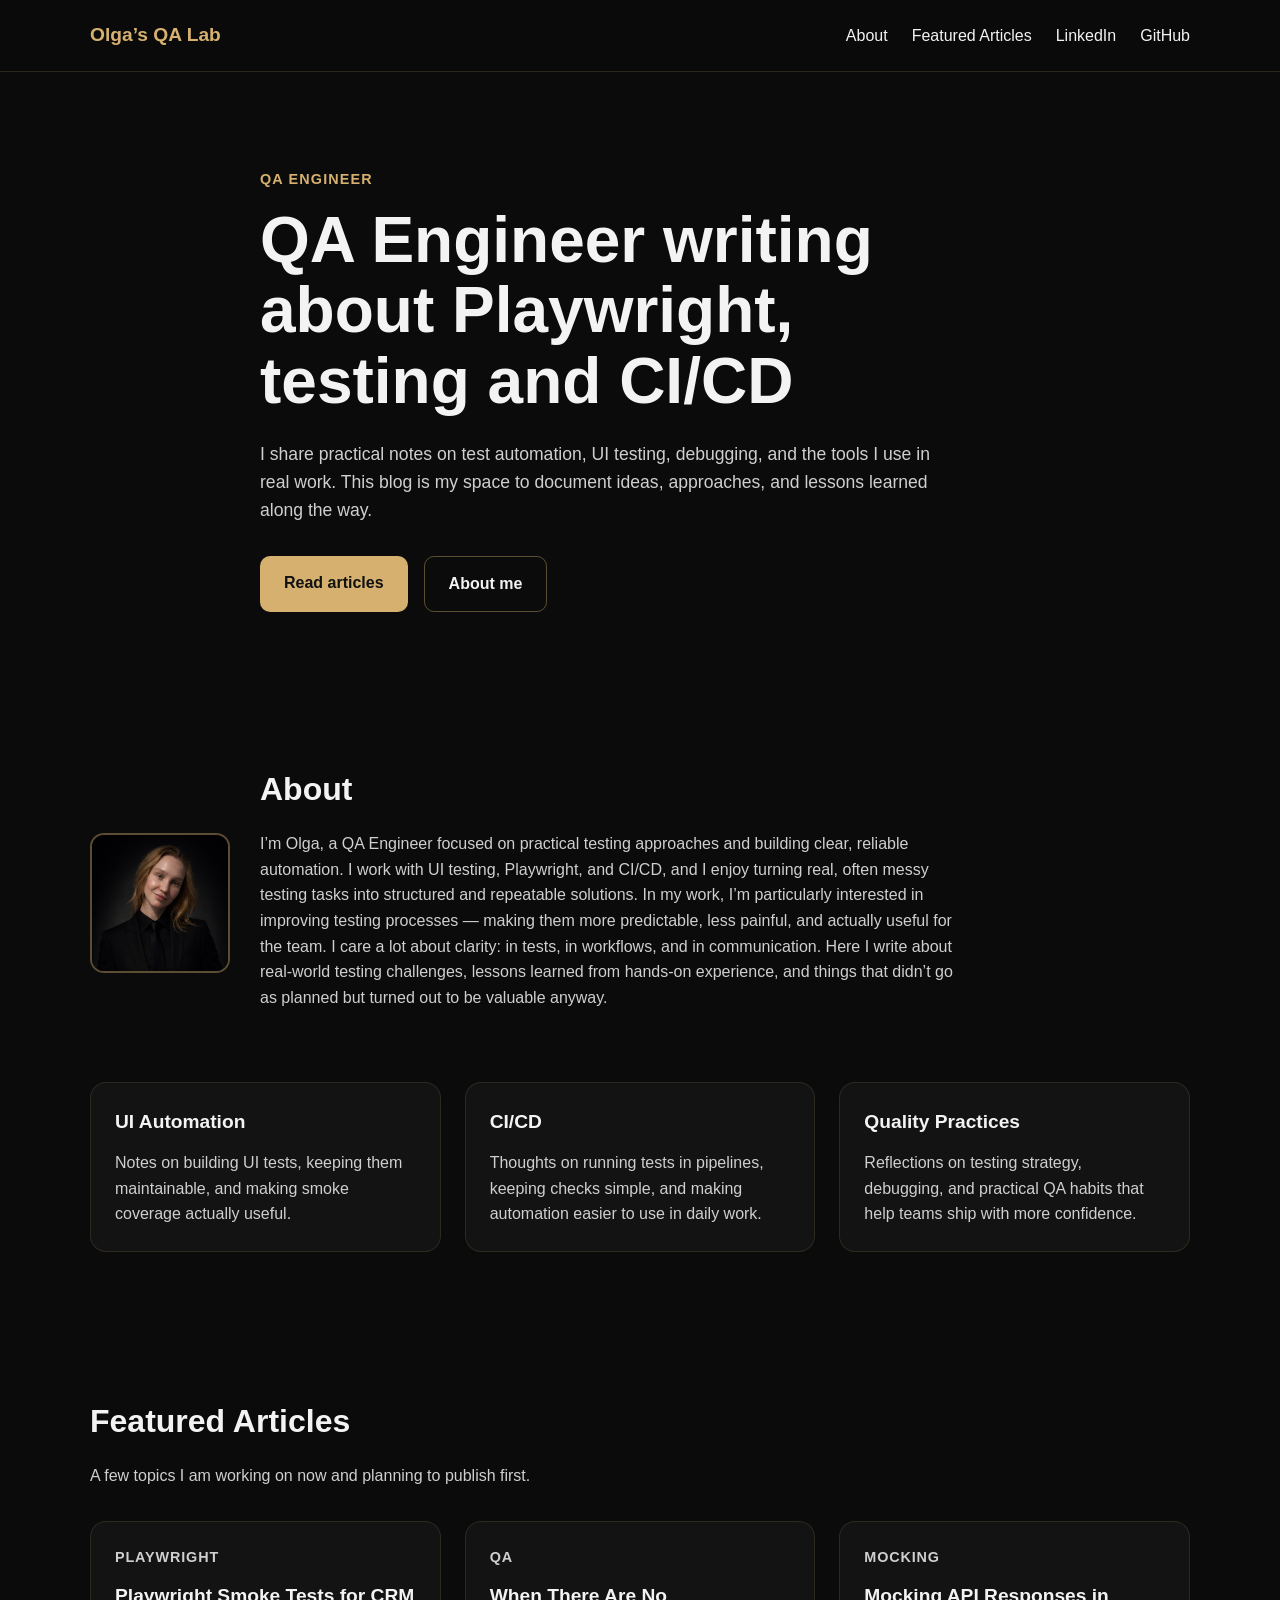
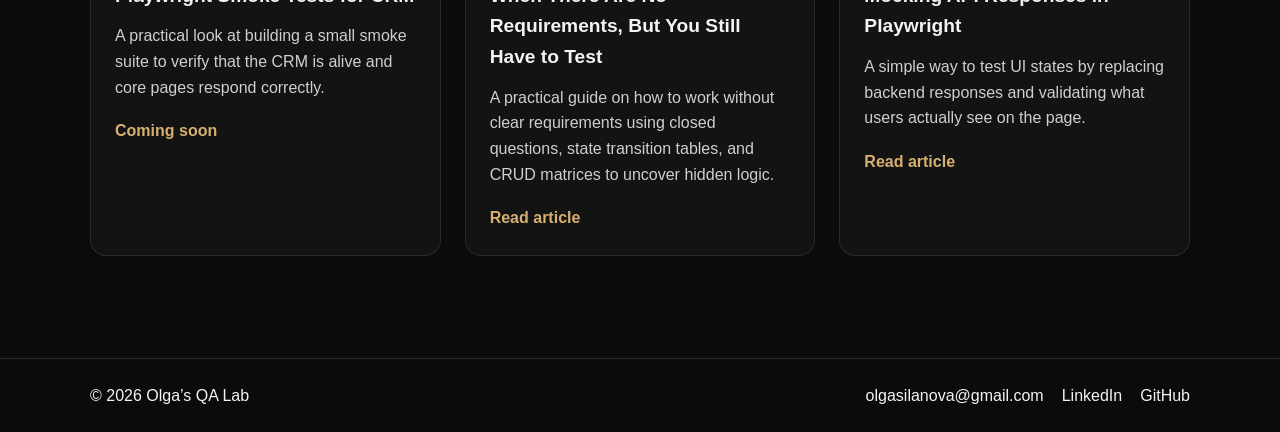
<file: index.html>
<!DOCTYPE html>
<html lang="en">
<head>
    <meta charset="UTF-8">
    <meta name="viewport" content="width=device-width, initial-scale=1.0">
    <title>Olga’s QA Lab</title>
    <link rel="stylesheet" href="style.css">
    <link rel="icon" type="image/png" href="favicon.png">
</head>

<body>

<header class="site-header">
    <div class="container header-inner">
        <div class="logo">Olga’s QA Lab</div>
        <nav class="nav">
            <a href="#about">About</a>
            <a href="#featured">Featured Articles</a>
            <a href="https://www.linkedin.com/in/olgathebughunter/" target="_blank" rel="noopener noreferrer">LinkedIn</a>
            <a href="https://github.com/Sekillar" target="_blank" rel="noopener noreferrer">GitHub</a>
        </nav>
    </div>
</header>

<main>

<section class="hero">
    <div class="container hero-content">
        <p class="hero-label">QA Engineer</p>
        <h1>QA Engineer writing about Playwright, testing and CI/CD</h1>

        <p class="hero-text">
            I share practical notes on test automation, UI testing, debugging,
            and the tools I use in real work. This blog is my space to document
            ideas, approaches, and lessons learned along the way.
        </p>

        <div class="hero-buttons">
            <a class="btn btn-primary" href="#featured">Read articles</a>
            <a class="btn btn-secondary" href="#about">About me</a>
        </div>
    </div>
</section>


<section class="about" id="about">
    <div class="container">

        <div class="about-profile">

            <img src="olga2.png" alt="Olga QA Engineer" class="profile-photo">

            <div class="about-text">
                <h2>About</h2>

                <p class="section-text">
                    I’m Olga, a QA Engineer focused on practical testing approaches and building clear, reliable automation. I work with UI testing, Playwright, and CI/CD, and I enjoy turning real, often messy testing tasks into structured and repeatable solutions.
                    In my work, I’m particularly interested in improving testing processes — making them more predictable, less painful, and actually useful for the team. I care a lot about clarity: in tests, in workflows, and in communication.
                    Here I write about real-world testing challenges, lessons learned from hands-on experience, and things that didn’t go as planned but turned out to be valuable anyway.
                </p>

            </div>

        </div>

        <div class="about-cards">

            <a class="info-card" href="articles.html?category=ui-automation">
                <h3>UI Automation</h3>
                <p>
                    Notes on building UI tests, keeping them maintainable,
                    and making smoke coverage actually useful.
                </p>
            </a>

            <a class="info-card" href="articles.html?category=ci-cd">
                <h3>CI/CD</h3>
                <p>
                    Thoughts on running tests in pipelines, keeping checks simple,
                    and making automation easier to use in daily work.
                </p>
            </a>

            <a class="info-card" href="articles.html?category=quality-practices">
                <h3>Quality Practices</h3>
                <p>
                    Reflections on testing strategy, debugging, and practical QA habits
                    that help teams ship with more confidence.
                </p>
            </a>

        </div>

    </div>
</section>


<section class="featured" id="featured">
    <div class="container">

        <h2>Featured Articles</h2>

        <p class="section-text">
            A few topics I am working on now and planning to publish first.
        </p>

        <div class="articles-grid">

            <article class="article-card">
                <p class="article-tag">Playwright</p>

                <h3>Playwright Smoke Tests for CRM</h3>

                <p>
                    A practical look at building a small smoke suite to verify
                    that the CRM is alive and core pages respond correctly.
                </p>

                <a class="article-link" href="#">Coming soon</a>
            </article>


            <article class="article-card">
                <p class="article-tag">QA</p>
            
                <h3>When There Are No Requirements, But You Still Have to Test</h3>
            
                <p>
                    A practical guide on how to work without clear requirements using closed questions,
                    state transition tables, and CRUD matrices to uncover hidden logic.
                </p>
            
                <a class="article-link" href="posts/no_requirements_but_have_to_test.html">Read article</a>
            </article>


            <article class="article-card">
                <p class="article-tag">Mocking</p>
            
                <h3>Mocking API Responses in Playwright</h3>
            
                <p>
                    A simple way to test UI states by replacing backend responses
                    and validating what users actually see on the page.
                </p>
            
                <a class="article-link" href="posts/mocking-api-responses-playwright.html">Read article</a>
            </article>

        </div>

    </div>
</section>

</main>


<footer class="site-footer">
    <div class="container footer-inner">
        <p>© 2026 Olga’s QA Lab</p>

        <div class="footer-links">
            <a href="mailto:olgasilanova@gmail.com">olgasilanova@gmail.com</a>
            <a href="https://www.linkedin.com/in/olgathebughunter/" target="_blank" rel="noopener noreferrer">LinkedIn</a>
            <a href="https://github.com/Sekillar" target="_blank" rel="noopener noreferrer">GitHub</a>
        </div>

    </div>
</footer>

</body>
</html>
</file>
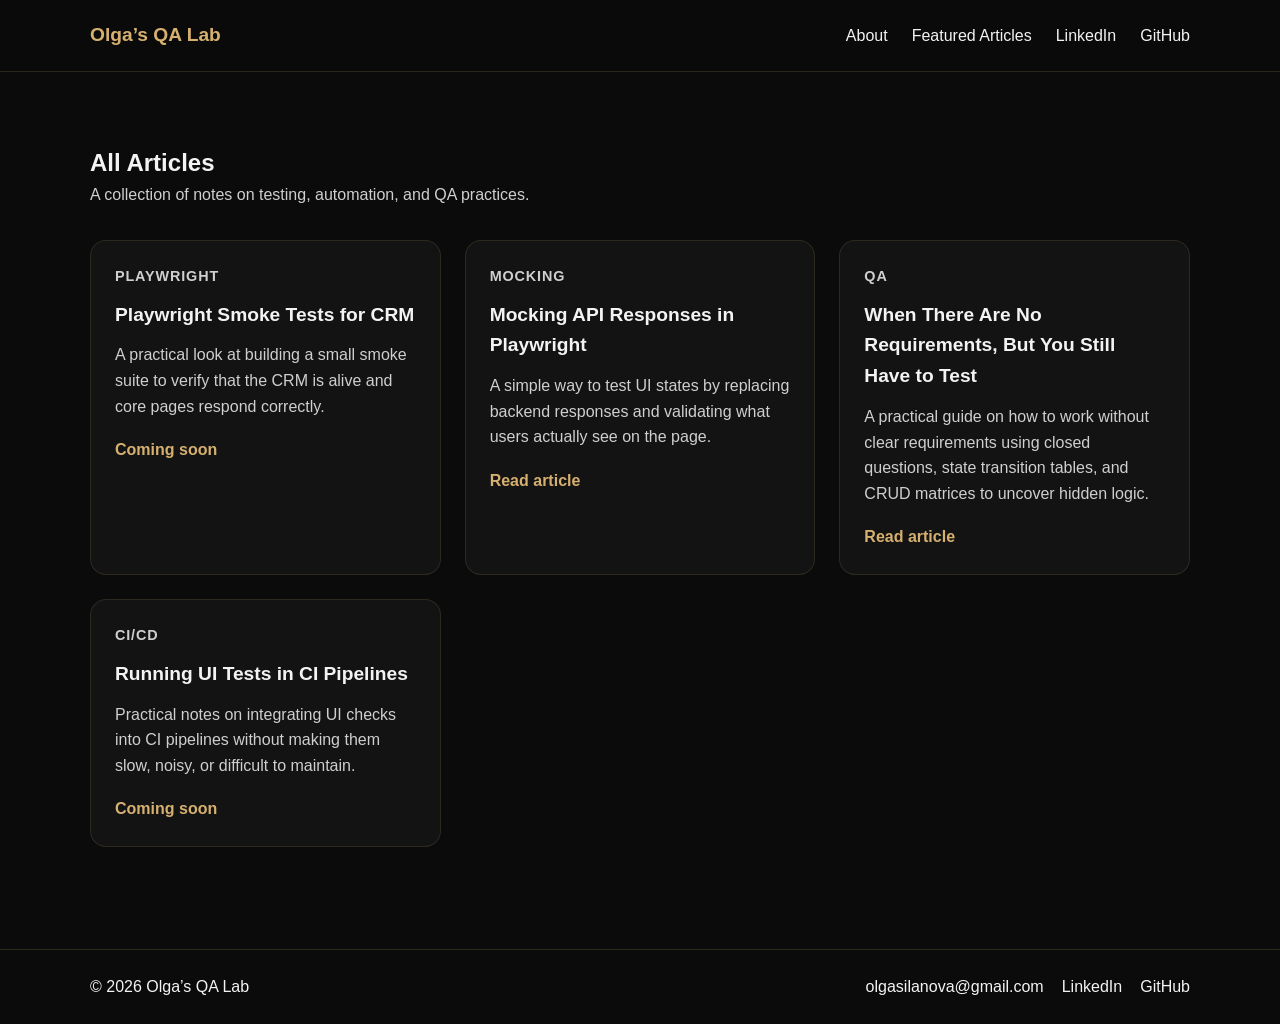
<file: articles.html>
<!DOCTYPE html>
<html lang="en">
<head>
    <meta charset="UTF-8">
    <meta name="viewport" content="width=device-width, initial-scale=1.0">
    <title>Articles | Olga’s QA Lab</title>
    <link rel="stylesheet" href="style.css">
    <link rel="icon" type="image/png" href="favicon.png">
</head>

<body>

<header class="site-header">
    <div class="container header-inner">
        <div class="logo">
            <a href="index.html" style="text-decoration: none; color: inherit;">Olga’s QA Lab</a>
        </div>
        <nav class="nav">
            <a href="index.html#about">About</a>
            <a href="index.html#featured">Featured Articles</a>
            <a href="https://www.linkedin.com/in/olgathebughunter/" target="_blank" rel="noopener noreferrer">LinkedIn</a>
            <a href="https://github.com/Sekillar" target="_blank" rel="noopener noreferrer">GitHub</a>
        </nav>
    </div>
</header>

<main>
    <section class="featured">
        <div class="container">
            <h1 id="articles-title">Articles</h1>
            <p class="section-text" id="articles-description">
                A collection of notes on testing, automation, and QA practices.
            </p>

            <div class="articles-grid" id="articles-list"></div>
        </div>
    </section>
</main>

<footer class="site-footer">
    <div class="container footer-inner">
        <p>© 2026 Olga’s QA Lab</p>

        <div class="footer-links">
            <a href="mailto:olgasilanova@gmail.com">olgasilanova@gmail.com</a>
            <a href="https://www.linkedin.com/in/olgathebughunter/" target="_blank" rel="noopener noreferrer">LinkedIn</a>
            <a href="https://github.com/Sekillar" target="_blank" rel="noopener noreferrer">GitHub</a>
        </div>
    </div>
</footer>

<script>
const articles = [
    {
        title: "Playwright Smoke Tests for CRM",
        tag: "Playwright",
        category: "ui-automation",
        description: "A practical look at building a small smoke suite to verify that the CRM is alive and core pages respond correctly.",
        link: "#"
    },
    {
        title: "Mocking API Responses in Playwright",
        tag: "Mocking",
        category: "ui-automation",
        description: "A simple way to test UI states by replacing backend responses and validating what users actually see on the page.",
        link: "posts/mocking-api-responses-playwright.html"
    },
    {
        title: "When There Are No Requirements, But You Still Have to Test",
        tag: "QA",
        category: "quality-practices",
        description: "A practical guide on how to work without clear requirements using closed questions, state transition tables, and CRUD matrices to uncover hidden logic.",
        link: "posts/no_requirements_but_have_to_test.html"
    },
    {
        title: "Running UI Tests in CI Pipelines",
        tag: "CI/CD",
        category: "ci-cd",
        description: "Practical notes on integrating UI checks into CI pipelines without making them slow, noisy, or difficult to maintain.",
        link: "#"
    }
];

const categoryMeta = {
    "ui-automation": {
        title: "UI Automation Articles",
        description: "Notes on UI testing, Playwright, smoke coverage, and maintainable test design."
    },
    "ci-cd": {
        title: "CI/CD Articles",
        description: "Thoughts on pipelines, automated checks, and making test execution reliable in daily work."
    },
    "quality-practices": {
        title: "Quality Practices Articles",
        description: "Reflections on testing strategy, debugging, practical QA habits, and ways to improve quality in real teams."
    }
};

const params = new URLSearchParams(window.location.search);
const category = params.get("category");

const titleEl = document.getElementById("articles-title");
const descriptionEl = document.getElementById("articles-description");
const listEl = document.getElementById("articles-list");

if (categoryMeta[category]) {
    titleEl.textContent = categoryMeta[category].title;
    descriptionEl.textContent = categoryMeta[category].description;
} else {
    titleEl.textContent = "All Articles";
    descriptionEl.textContent = "A collection of notes on testing, automation, and QA practices.";
}

const filteredArticles = category
    ? articles.filter(article => article.category === category)
    : articles;

if (filteredArticles.length === 0) {
    listEl.innerHTML = "<p>No articles in this category yet.</p>";
} else {
    listEl.innerHTML = filteredArticles.map(article => `
        <article class="article-card">
            <p class="article-tag">${article.tag}</p>
            <h3>${article.title}</h3>
            <p>${article.description}</p>
            <a class="article-link" href="${article.link}">
                ${article.link === "#" ? "Coming soon" : "Read article"}
            </a>
        </article>
    `).join("");
}
</script>

</body>
</html>
</file>
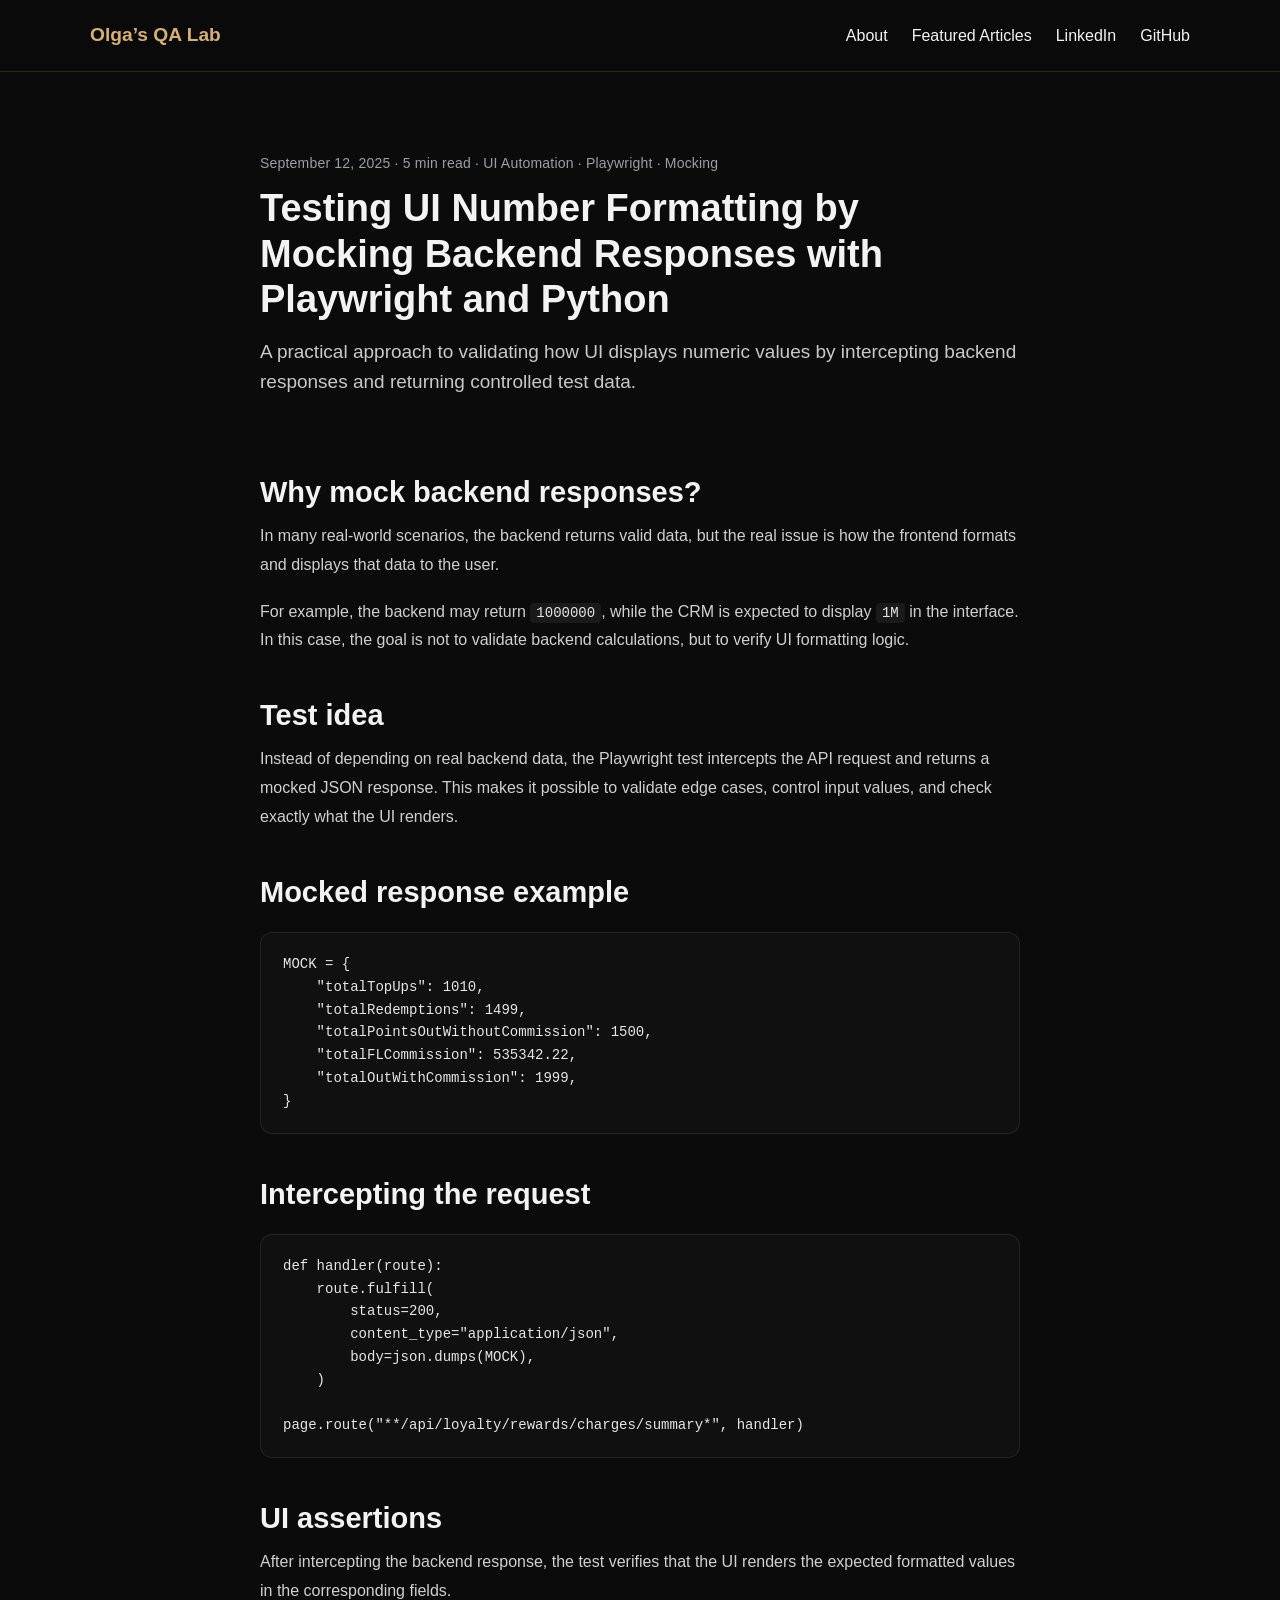
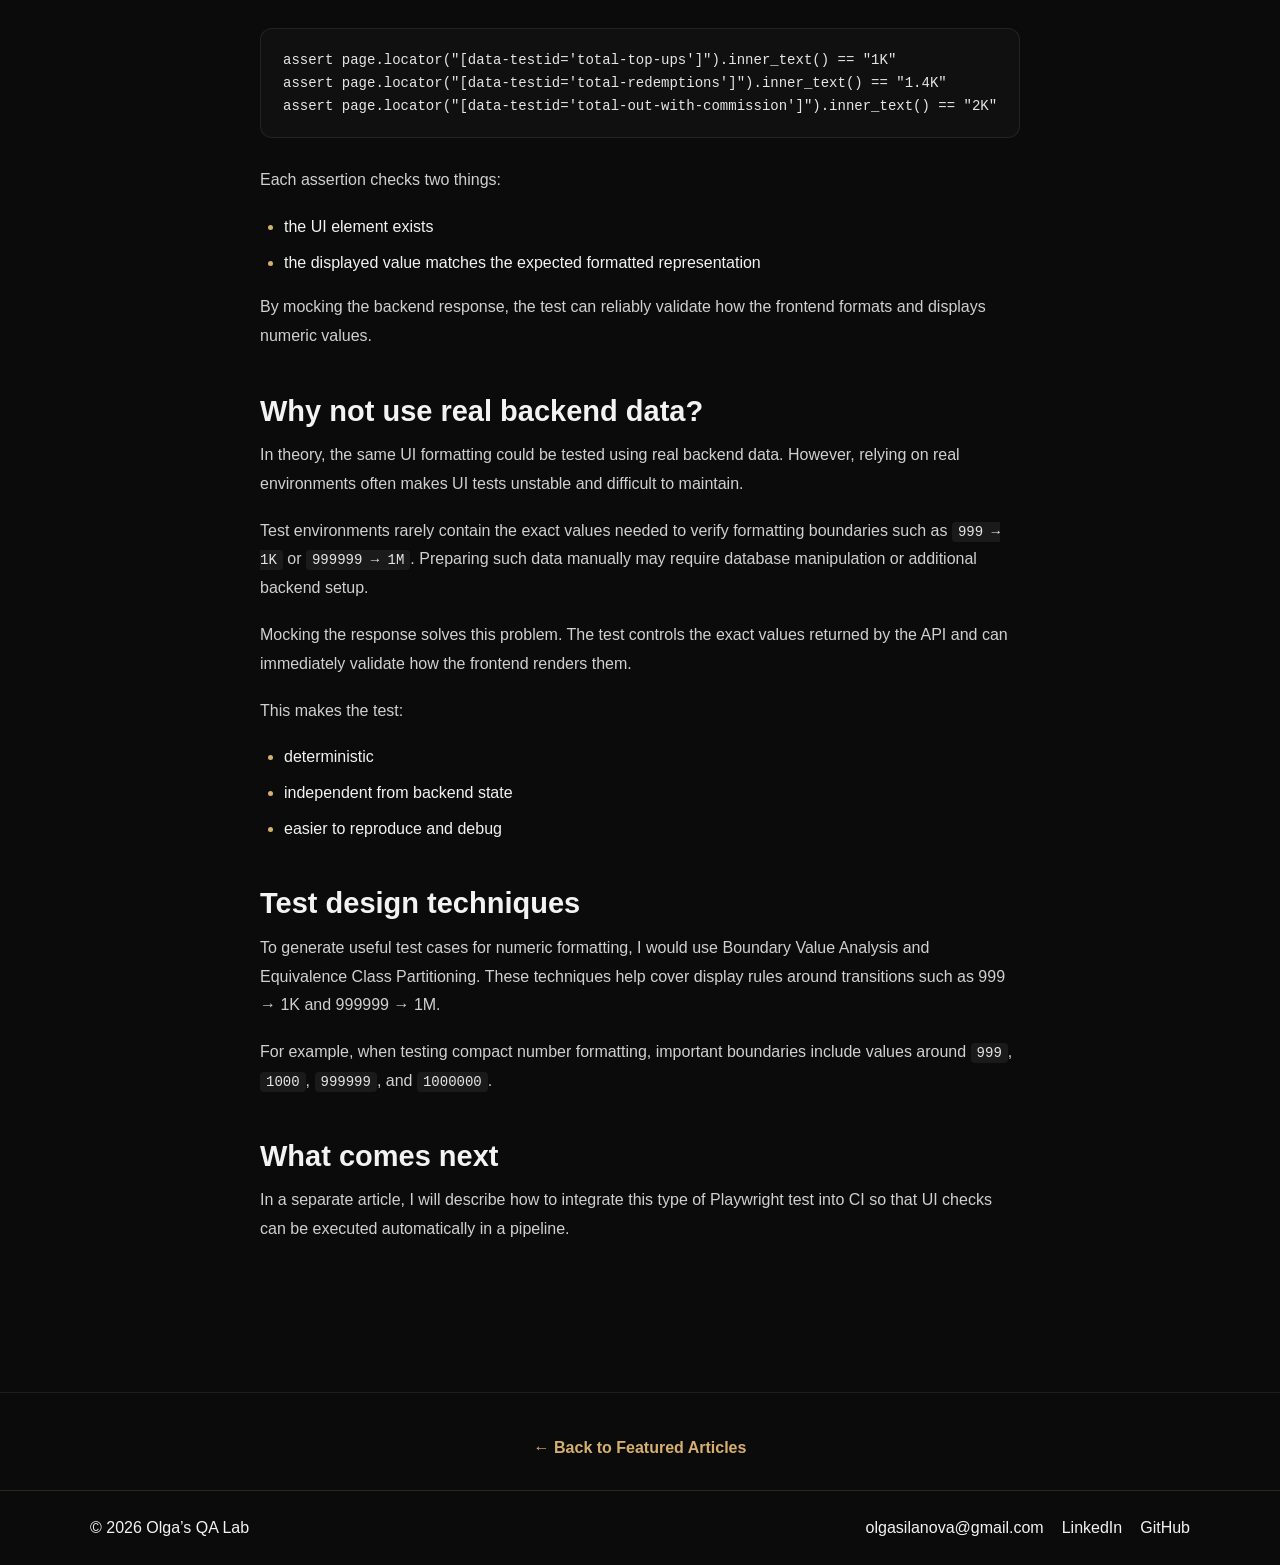
<file: posts/mocking-api-responses-playwright.html>
<!DOCTYPE html>
<html lang="en">
<head>
    <meta charset="UTF-8">
    <meta name="viewport" content="width=device-width, initial-scale=1.0">
    <meta name="description" content="How to test UI number formatting by mocking backend API responses using Playwright and Python. A practical approach to validating frontend behavior with controlled test data.">
    <meta name="author" content="Olga Silanova">
    <meta name="keywords" content="Playwright, QA automation, UI testing, API mocking, test automation, Python testing">
    <meta property="og:title" content="Testing UI Number Formatting by Mocking Backend Responses with Playwright and Python">
    <meta property="og:description" content="A practical approach to validating how UI displays numeric values by intercepting backend responses and returning controlled test data.">
    <meta property="og:type" content="article">
    <meta property="og:url" content="https://sekillar.github.io/posts/mocking-api-responses-playwright.html">
    <meta property="og:site_name" content="Olga’s QA Lab">
    <meta property="article:published_time" content="2025-09-12">
    <meta property="article:author" content="Olga Silanova">
    <meta property="article:tag" content="Playwright">
    <meta property="article:tag" content="UI Automation">
    <meta property="article:tag" content="API Mocking">
    <title>Mocking API Responses in Playwright | Olga’s QA Lab</title>
    <link rel="stylesheet" href="../style.css">
    <link rel="icon" type="image/png" href="../favicon.png">
</head>
<body>

<header class="site-header">
    <div class="container header-inner">
        <div class="logo"><a href="../index.html">Olga’s QA Lab</a></div>
        <nav class="nav">
            <a href="../index.html#about">About</a>
            <a href="../index.html#featured">Featured Articles</a>
            <a href="https://www.linkedin.com/in/olgathebughunter/" target="_blank">LinkedIn</a>
            <a href="https://github.com/Sekillar" target="_blank">GitHub</a>
        </nav>
    </div>
</header>

<main>
    <section class="article-page">
        <div class="container article-container">

            <p class="article-meta">September 12, 2025 · 5 min read · UI Automation · Playwright · Mocking</p>
            <h1>Testing UI Number Formatting by Mocking Backend Responses with Playwright and Python</h1>

            <p class="article-lead">
                A practical approach to validating how UI displays numeric values by intercepting
                backend responses and returning controlled test data.
            </p>

            <article class="blog-article">
                <h2>Why mock backend responses?</h2>
                <p>
                    In many real-world scenarios, the backend returns valid data, but the real issue
                    is how the frontend formats and displays that data to the user.
                </p>

                <p>
                    For example, the backend may return <code>1000000</code>, while the CRM is expected
                    to display <code>1M</code> in the interface. In this case, the goal is not to validate
                    backend calculations, but to verify UI formatting logic.
                </p>

                <h2>Test idea</h2>
                <p>
                    Instead of depending on real backend data, the Playwright test intercepts the API request
                    and returns a mocked JSON response. This makes it possible to validate edge cases,
                    control input values, and check exactly what the UI renders.
                </p>

                <h2>Mocked response example</h2>
                <pre><code>MOCK = {
    "totalTopUps": 1010,
    "totalRedemptions": 1499,
    "totalPointsOutWithoutCommission": 1500,
    "totalFLCommission": 535342.22,
    "totalOutWithCommission": 1999,
}</code></pre>

                <h2>Intercepting the request</h2>
                <pre><code>def handler(route):
    route.fulfill(
        status=200,
        content_type="application/json",
        body=json.dumps(MOCK),
    )

page.route("**/api/loyalty/rewards/charges/summary*", handler)</code></pre>

                <h2>UI assertions</h2>

                    <p>
                    After intercepting the backend response, the test verifies that the UI renders the
                    expected formatted values in the corresponding fields.
                    </p>
                    
                    <pre><code>assert page.locator("[data-testid='total-top-ups']").inner_text() == "1K"
assert page.locator("[data-testid='total-redemptions']").inner_text() == "1.4K"
assert page.locator("[data-testid='total-out-with-commission']").inner_text() == "2K"</code></pre>
                    
                    <p>
                    Each assertion checks two things:
                    </p>
                    
                    <ul>
                    <li>the UI element exists</li>
                    <li>the displayed value matches the expected formatted representation</li>
                    </ul>
                    
                    <p>
                    By mocking the backend response, the test can reliably validate how the frontend
                    formats and displays numeric values.
                    </p>

                <h2>Why not use real backend data?</h2>

                    <p>
                    In theory, the same UI formatting could be tested using real backend data.
                    However, relying on real environments often makes UI tests unstable and difficult to maintain.
                    </p>
                    
                    <p>
                    Test environments rarely contain the exact values needed to verify formatting boundaries
                    such as <code>999 → 1K</code> or <code>999999 → 1M</code>. Preparing such data manually
                    may require database manipulation or additional backend setup.
                    </p>
                    
                    <p>
                    Mocking the response solves this problem. The test controls the exact values returned
                    by the API and can immediately validate how the frontend renders them.
                    </p>
                    
                    <p>
                    This makes the test:
                    </p>
                    
                    <ul>
                    <li>deterministic</li>
                    <li>independent from backend state</li>
                    <li>easier to reproduce and debug</li>
                    </ul>

                <h2>Test design techniques</h2>
                <p>
                    To generate useful test cases for numeric formatting, I would use Boundary Value Analysis
                    and Equivalence Class Partitioning. These techniques help cover display rules around
                    transitions such as 999 → 1K and 999999 → 1M.
                </p>
                <p>
                    For example, when testing compact number formatting, important boundaries include
                    values around <code>999</code>, <code>1000</code>, <code>999999</code>, and <code>1000000</code>.
                </p>

                <h2>What comes next</h2>
                <p>
                    In a separate article, I will describe how to integrate this type of Playwright test
                    into CI so that UI checks can be executed automatically in a pipeline.
                </p>
            </article>

        </div>
    </section>
</main>

<div class="article-bottom-nav">
    <a class="article-link" href="../index.html#featured">← Back to Featured Articles</a>
</div>

<footer class="site-footer">
    <div class="container footer-inner">
        <p>© 2026 Olga’s QA Lab</p>
        <div class="footer-links">
            <a href="mailto:olgasilanova@gmail.com">olgasilanova@gmail.com</a>
            <a href="https://www.linkedin.com/in/olgathebughunter/" target="_blank">LinkedIn</a>
            <a href="https://github.com/Sekillar" target="_blank">GitHub</a>
        </div>
    </div>
</footer>

</body>
</html>
</file>
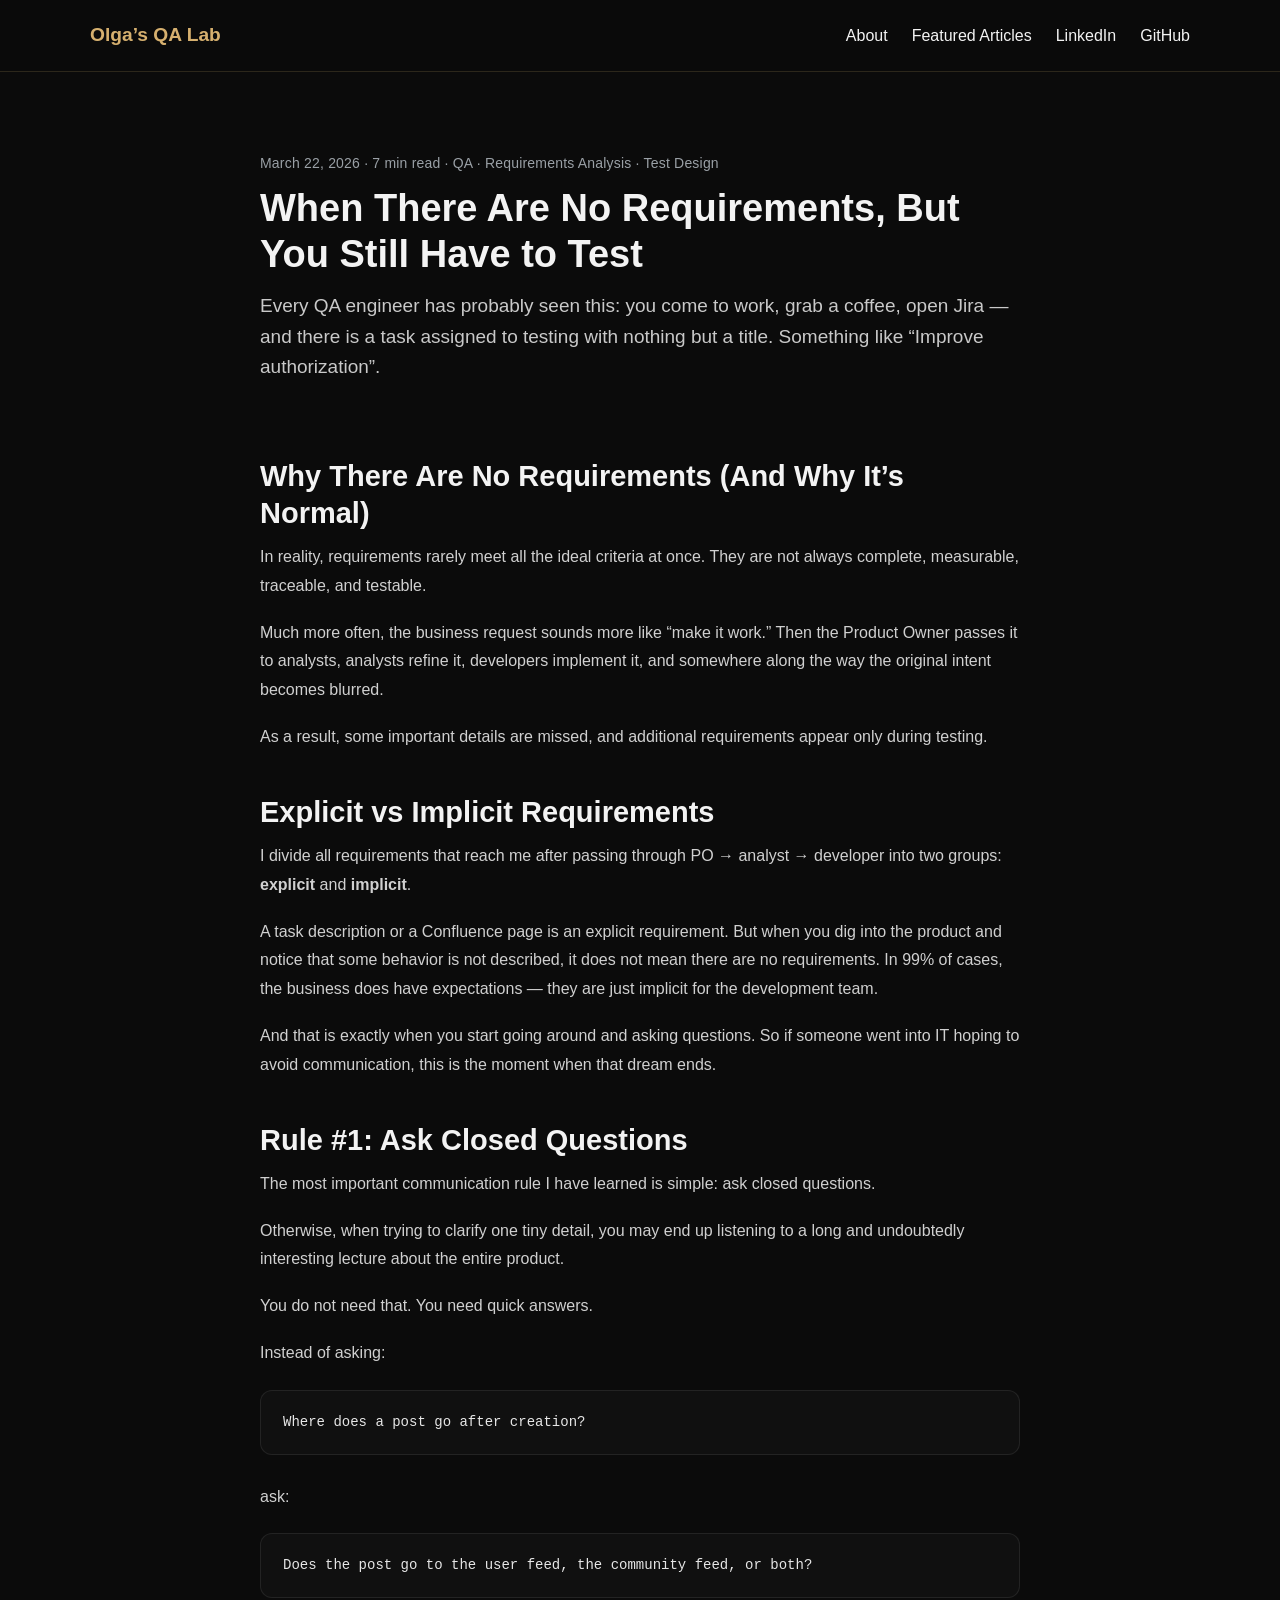
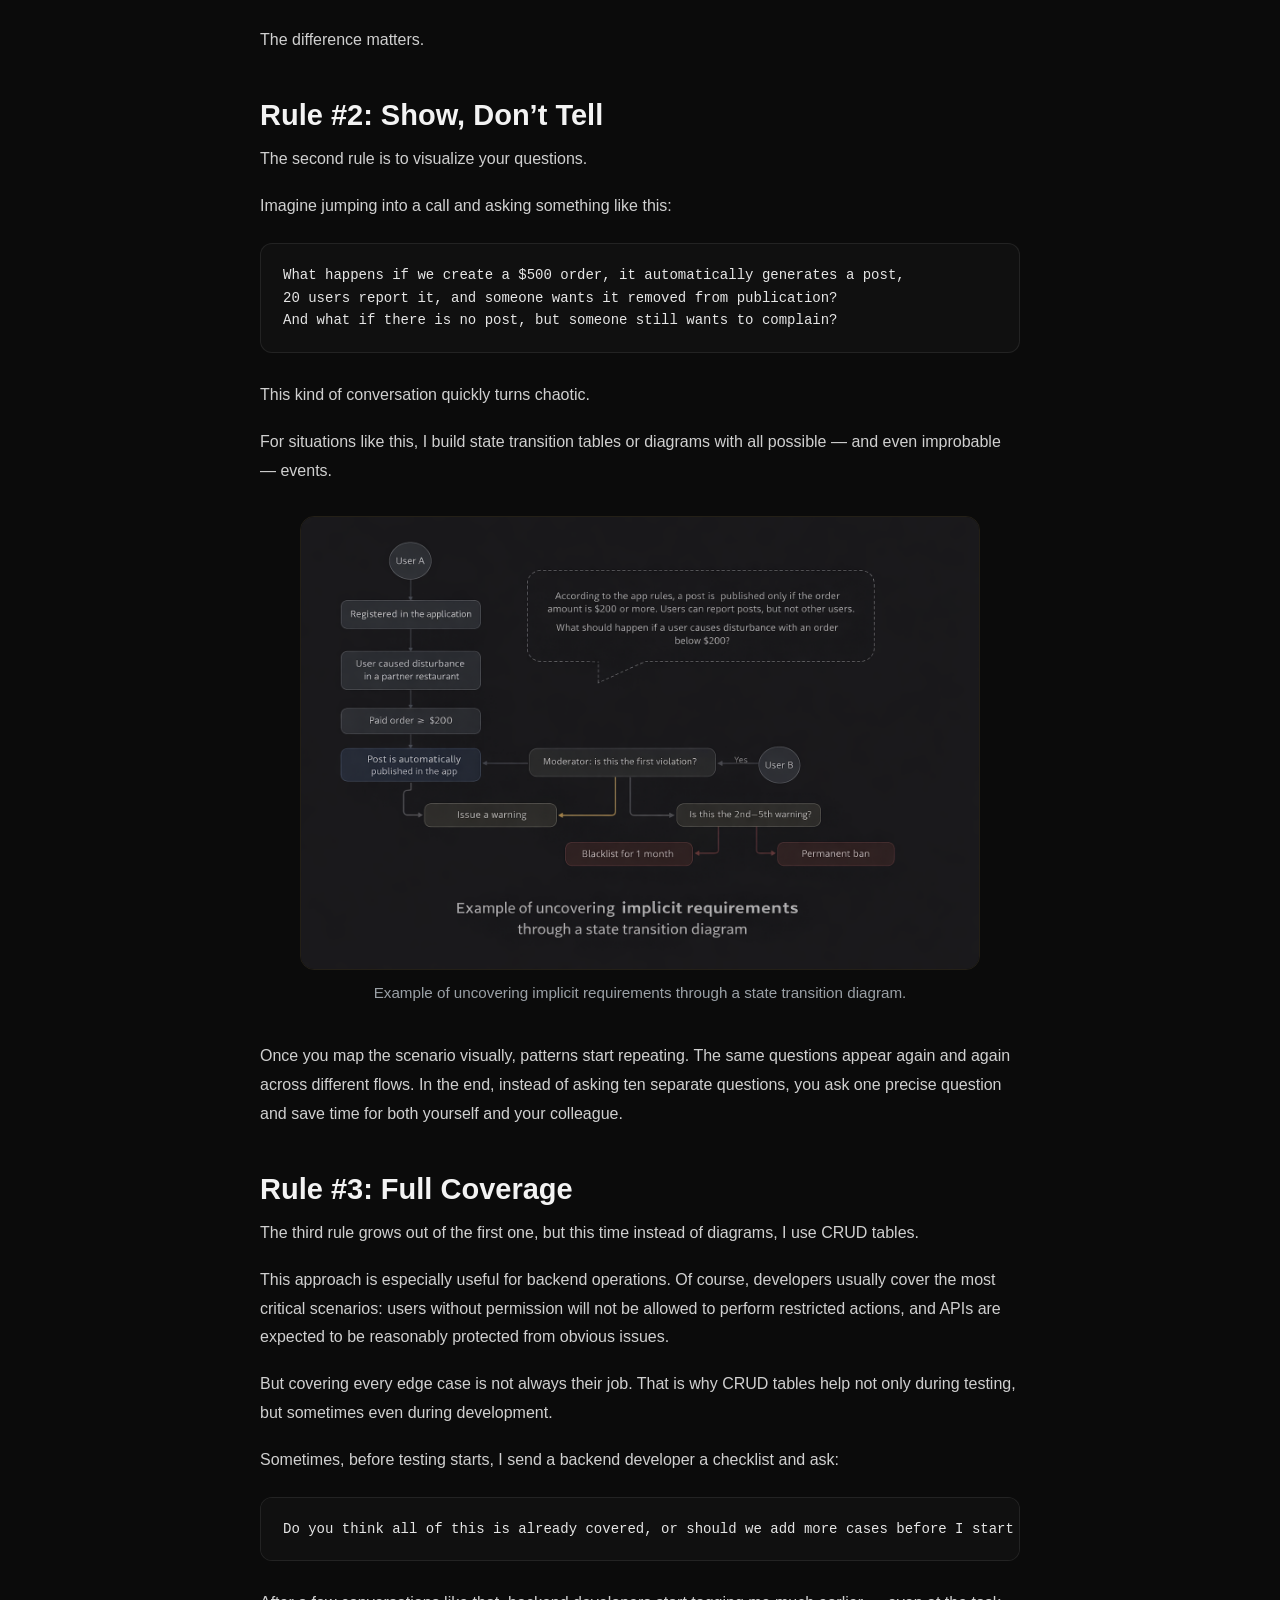
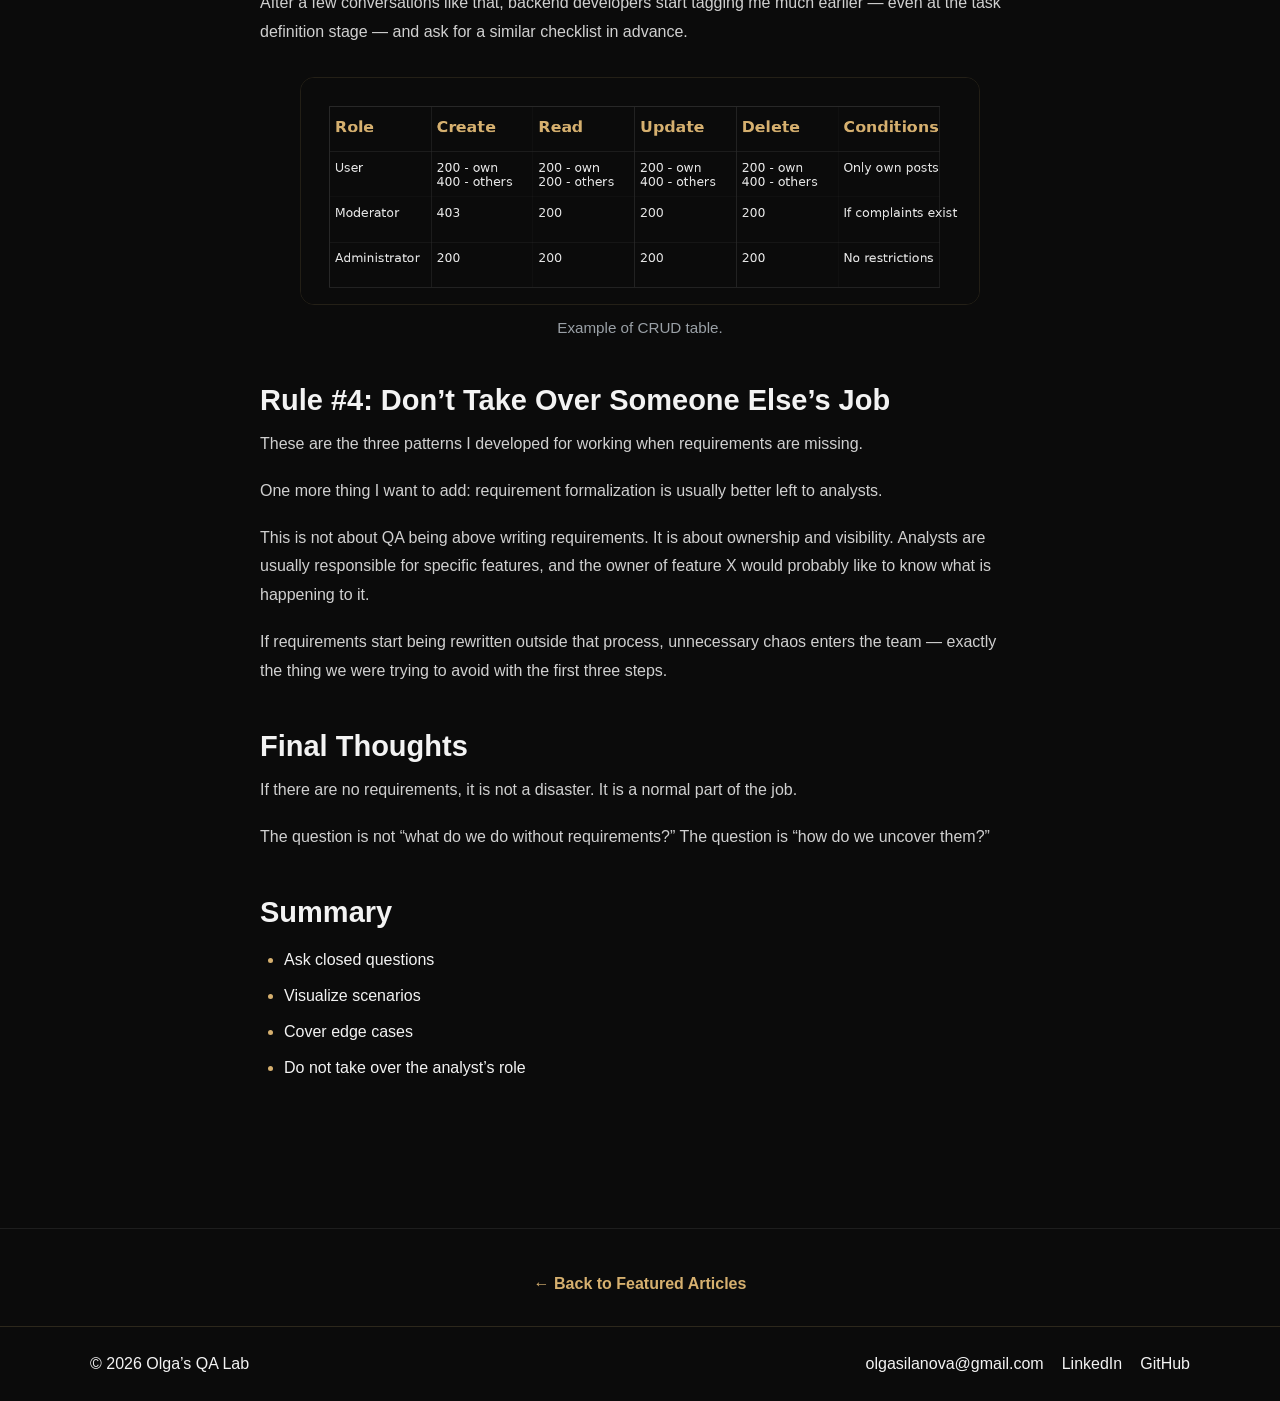
<file: posts/no_requirements_but_have_to_test.html>
<!DOCTYPE html>
<html lang="en">
<head>
    <meta charset="UTF-8">
    <meta name="viewport" content="width=device-width, initial-scale=1.0">
    <meta name="description" content="A practical QA article about how to work and test when requirements are missing: implicit requirements, closed questions, state transition tables, and CRUD matrices.">
    <meta name="author" content="Olga Silanova">
    <meta name="keywords" content="QA, software testing, requirements analysis, implicit requirements, state transition testing, CRUD matrix, QA process, test design">
    <meta property="og:title" content="When There Are No Requirements, But You Still Have to Test">
    <meta property="og:description" content="A practical QA article on how to uncover missing requirements through closed questions, visualized scenarios, and CRUD tables.">
    <meta property="og:type" content="article">
    <meta property="og:url" content="https://sekillar.github.io/posts/when-there-are-no-requirements.html">
    <meta property="og:site_name" content="Olga’s QA Lab">
    <meta property="article:published_time" content="2026-03-22">
    <meta property="article:author" content="Olga Silanova">
    <meta property="article:tag" content="QA">
    <meta property="article:tag" content="Requirements Analysis">
    <meta property="article:tag" content="Test Design">
    <title>When There Are No Requirements, But You Still Have to Test | Olga’s QA Lab</title>
    <link rel="stylesheet" href="../style.css">
    <link rel="icon" type="image/png" href="../favicon.png">
</head>
<body>

<header class="site-header">
    <div class="container header-inner">
        <div class="logo"><a href="../index.html">Olga’s QA Lab</a></div>
        <nav class="nav">
            <a href="../index.html#about">About</a>
            <a href="../index.html#featured">Featured Articles</a>
            <a href="https://www.linkedin.com/in/olgathebughunter/" target="_blank">LinkedIn</a>
            <a href="https://github.com/Sekillar" target="_blank">GitHub</a>
        </nav>
    </div>
</header>

<main>
    <section class="article-page">
        <div class="container article-container">

            <p class="article-meta">March 22, 2026 · 7 min read · QA · Requirements Analysis · Test Design</p>
            <h1>When There Are No Requirements, But You Still Have to Test</h1>

            <p class="article-lead">
                Every QA engineer has probably seen this: you come to work, grab a coffee, open Jira — and there is a task assigned to testing with nothing but a title. Something like “Improve authorization”.
            </p>

            <article class="blog-article">
                <h2>Why There Are No Requirements (And Why It’s Normal)</h2>
                <p>
                    In reality, requirements rarely meet all the ideal criteria at once. They are not always complete, measurable, traceable, and testable.
                </p>

                <p>
                    Much more often, the business request sounds more like “make it work.” Then the Product Owner passes it to analysts, analysts refine it, developers implement it, and somewhere along the way the original intent becomes blurred.
                </p>

                <p>
                    As a result, some important details are missed, and additional requirements appear only during testing.
                </p>

                <h2>Explicit vs Implicit Requirements</h2>
                <p>
                    I divide all requirements that reach me after passing through PO → analyst → developer into two groups: <strong>explicit</strong> and <strong>implicit</strong>.
                </p>

                <p>
                    A task description or a Confluence page is an explicit requirement. But when you dig into the product and notice that some behavior is not described, it does not mean there are no requirements. In 99% of cases, the business does have expectations — they are just implicit for the development team.
                </p>

                <p>
                    And that is exactly when you start going around and asking questions. So if someone went into IT hoping to avoid communication, this is the moment when that dream ends.
                </p>

                <h2>Rule #1: Ask Closed Questions</h2>
                <p>
                    The most important communication rule I have learned is simple: ask closed questions.
                </p>

                <p>
                    Otherwise, when trying to clarify one tiny detail, you may end up listening to a long and undoubtedly interesting lecture about the entire product.
                </p>

                <p>
                    You do not need that. You need quick answers.
                </p>

                <p>
                    Instead of asking:
                </p>

                <pre><code>Where does a post go after creation?</code></pre>

                <p>
                    ask:
                </p>

                <pre><code>Does the post go to the user feed, the community feed, or both?</code></pre>

                <p>
                    The difference matters.
                </p>

                <h2>Rule #2: Show, Don’t Tell</h2>
                <p>
                    The second rule is to visualize your questions.
                </p>

                <p>
                    Imagine jumping into a call and asking something like this:
                </p>

                <pre><code>What happens if we create a $500 order, it automatically generates a post,
20 users report it, and someone wants it removed from publication?
And what if there is no post, but someone still wants to complain?</code></pre>

                <p>
                    This kind of conversation quickly turns chaotic.
                </p>

                <p>
                    For situations like this, I build state transition tables or diagrams with all possible — and even improbable — events.
                </p>
                
                <figure class="article-figure">
                    <img
                        src="../images/implicit-requirements-diagram.png"
                        alt="Example of uncovering implicit requirements through a state transition diagram"
                        class="article-image"
                    >
                    <figcaption>
                        Example of uncovering implicit requirements through a state transition diagram.
                    </figcaption>
                </figure>
                
                <p>
                    Once you map the scenario visually, patterns start repeating. The same questions appear again and again across different flows. In the end, instead of asking ten separate questions, you ask one precise question and save time for both yourself and your colleague.
                </p>

                <h2>Rule #3: Full Coverage</h2>
                <p>
                    The third rule grows out of the first one, but this time instead of diagrams, I use CRUD tables.
                </p>

                <p>
                    This approach is especially useful for backend operations. Of course, developers usually cover the most critical scenarios: users without permission will not be allowed to perform restricted actions, and APIs are expected to be reasonably protected from obvious issues.
                </p>

                <p>
                    But covering every edge case is not always their job. That is why CRUD tables help not only during testing, but sometimes even during development.
                </p>

                <p>
                    Sometimes, before testing starts, I send a backend developer a checklist and ask:
                </p>

                <pre><code>Do you think all of this is already covered, or should we add more cases before I start testing?</code></pre>

                <p>
                    After a few conversations like that, backend developers start tagging me much earlier — even at the task definition stage — and ask for a similar checklist in advance.
                </p>

                <figure class="article-figure">
                    <img
                        src="../images/crud_table.png"
                        alt="Example of CRUD table"
                        class="article-image"
                    >
                    <figcaption>
                        Example of CRUD table.
                    </figcaption>
                </figure>

                <h2>Rule #4: Don’t Take Over Someone Else’s Job</h2>
                <p>
                    These are the three patterns I developed for working when requirements are missing.
                </p>

                <p>
                    One more thing I want to add: requirement formalization is usually better left to analysts.
                </p>

                <p>
                    This is not about QA being above writing requirements. It is about ownership and visibility. Analysts are usually responsible for specific features, and the owner of feature X would probably like to know what is happening to it.
                </p>

                <p>
                    If requirements start being rewritten outside that process, unnecessary chaos enters the team — exactly the thing we were trying to avoid with the first three steps.
                </p>

                <h2>Final Thoughts</h2>
                <p>
                    If there are no requirements, it is not a disaster. It is a normal part of the job.
                </p>

                <p>
                    The question is not “what do we do without requirements?” The question is “how do we uncover them?”
                </p>

                <h2>Summary</h2>
                <ul>
                    <li>Ask closed questions</li>
                    <li>Visualize scenarios</li>
                    <li>Cover edge cases</li>
                    <li>Do not take over the analyst’s role</li>
                </ul>
            </article>

        </div>
    </section>
</main>

<div class="article-bottom-nav">
    <a class="article-link" href="../index.html#featured">← Back to Featured Articles</a>
</div>

<footer class="site-footer">
    <div class="container footer-inner">
        <p>© 2026 Olga’s QA Lab</p>
        <div class="footer-links">
            <a href="mailto:olgasilanova@gmail.com">olgasilanova@gmail.com</a>
            <a href="https://www.linkedin.com/in/olgathebughunter/" target="_blank">LinkedIn</a>
            <a href="https://github.com/Sekillar" target="_blank">GitHub</a>
        </div>
    </div>
</footer>

</body>
</html>
</file>
<file: style.css>
* {
    margin: 0;
    padding: 0;
    box-sizing: border-box;
}

html {
    scroll-behavior: smooth;
}

html,
body {
    overflow-x: hidden;
}

body {
    background: #0b0b0b;
    color: #f3f3f3;
    font-family: -apple-system, BlinkMacSystemFont, "Segoe UI", sans-serif;
    line-height: 1.6;
}

a {
    text-decoration: none;
    color: inherit;
}

img,
video,
iframe,
svg,
canvas {
    display: block;
    max-width: 100%;
    height: auto;
}

.container {
    width: min(1100px, 92%);
    margin: 0 auto;
}

/* =========================
   Header
========================= */

.site-header {
    position: sticky;
    top: 0;
    z-index: 100;
    background: rgba(11, 11, 11, 0.95);
    border-bottom: 1px solid rgba(201, 169, 106, 0.18);
    backdrop-filter: blur(10px);
}

.header-inner {
    display: flex;
    justify-content: space-between;
    align-items: center;
    gap: 24px;
    padding: 20px 0;
}

.logo {
    font-size: 1.2rem;
    font-weight: 700;
    color: #d6b06f;
}

.logo a {
    color: inherit;
}

.nav {
    display: flex;
    flex-wrap: wrap;
    gap: 24px;
}

.nav a {
    color: #f3f3f3;
    transition: color 0.2s ease;
}

.nav a:hover {
    color: #d6b06f;
}

/* =========================
   Hero
========================= */

.hero {
    padding: 96px 0 80px;
}

.hero-content {
    max-width: 760px;
}

.hero-label {
    margin-bottom: 14px;
    color: #d6b06f;
    font-size: 0.9rem;
    font-weight: 700;
    letter-spacing: 0.08em;
    text-transform: uppercase;
}

.hero h1 {
    margin-bottom: 24px;
    font-size: clamp(2.2rem, 5vw, 4.2rem);
    line-height: 1.1;
}

.hero-text {
    max-width: 680px;
    margin-bottom: 32px;
    color: #cfcfcf;
    font-size: 1.1rem;
}

.hero-buttons {
    display: flex;
    flex-wrap: wrap;
    gap: 16px;
}

.btn {
    display: inline-block;
    padding: 14px 24px;
    border-radius: 10px;
    font-weight: 700;
    transition: all 0.2s ease;
}

.btn-primary {
    background: #d6b06f;
    color: #111111;
}

.btn-primary:hover {
    background: #e3c489;
}

.btn-secondary {
    border: 1px solid rgba(214, 176, 111, 0.4);
    color: #f3f3f3;
}

.btn-secondary:hover {
    border-color: #d6b06f;
    color: #d6b06f;
}

/* =========================
   Sections
========================= */

.about,
.featured {
    padding: 72px 0;
}

.about h2,
.featured h2 {
    margin-bottom: 16px;
    font-size: 2rem;
}

.section-text {
    max-width: 760px;
    margin-bottom: 32px;
    color: #cfcfcf;
}

/* =========================
   About
========================= */

.about-profile {
    display: flex;
    align-items: center;
    gap: 30px;
    margin-bottom: 40px;
}

.profile-photo {
    width: 140px;
    height: 140px;
    object-fit: cover;
    object-position: 50% 20%;
    border-radius: 14px;
    border: 2px solid rgba(214, 176, 111, 0.4);
}

.about-text {
    max-width: 700px;
}

.about-cards,
.articles-grid {
    display: grid;
    grid-template-columns: repeat(3, 1fr);
    gap: 24px;
}

.info-card,
.article-card {
    padding: 24px;
    background: #131313;
    border: 1px solid rgba(214, 176, 111, 0.14);
    border-radius: 16px;
    transition: transform 0.2s ease, border-color 0.2s ease;
}

.info-card:hover,
.article-card:hover {
    transform: translateY(-2px);
    border-color: rgba(214, 176, 111, 0.35);
}

.info-card h3,
.article-card h3 {
    margin-bottom: 12px;
    font-size: 1.2rem;
}

.info-card p,
.article-card p {
    color: #cfcfcf;
}

.article-tag {
    margin-bottom: 12px;
    color: #d6b06f;
    font-size: 0.9rem;
    font-weight: 700;
    letter-spacing: 0.06em;
    text-transform: uppercase;
}

.article-link {
    display: inline-block;
    margin-top: 18px;
    color: #d6b06f;
    font-weight: 700;
}

.article-link:hover {
    color: #e3c489;
}

.footer-email {
    color: #d6b06f;
}

/* =========================
   Article page
========================= */

.article-page {
    padding: 80px 0;
}

.article-container {
    max-width: 760px;
    margin: 0 auto;
    overflow-x: hidden;
}

.article-meta {
    margin-bottom: 12px;
    color: #9aa0a6;
    font-size: 14px;
    letter-spacing: 0.2px;
}

.article-page h1 {
    margin-bottom: 14px;
    font-size: 38px;
    line-height: 1.2;
}

.article-lead {
    margin-bottom: 34px;
    color: #c9c9c9;
    font-size: 19px;
    line-height: 1.6;
}

.blog-article {
    overflow-x: hidden;
}

.blog-article h2 {
    margin-top: 42px;
    margin-bottom: 12px;
    font-size: 29px;
    line-height: 1.25;
}

.blog-article p {
    margin-bottom: 18px;
    color: #d0d0d0;
    line-height: 1.8;
}

.blog-article ul {
    margin: 16px 0;
    padding-left: 24px;
}

.blog-article li {
    margin-bottom: 8px;
    line-height: 1.75;
}

.blog-article li::marker {
    color: #d6b06f;
}

.blog-article pre {
    max-width: 100%;
    margin: 22px 0 28px;
    padding: 20px 22px;
    overflow-x: auto;
    background: #101010;
    border: 1px solid rgba(255, 255, 255, 0.08);
    border-radius: 12px;
}

.blog-article code {
    font-family: monospace;
    font-size: 14px;
    line-height: 1.6;
    color: #e6e6e6;
}

.blog-article p code {
    padding: 2px 6px;
    background: #1a1a1a;
    border-radius: 4px;
}

/* =========================
   Article images / figures
========================= */

.article-figure {
    width: 100%;
    max-width: 680px;
    margin: 30px auto 38px;
}

.article-image {
    width: 100%;
    height: auto;
    border: 1px solid rgba(214, 176, 111, 0.12);
    border-radius: 14px;
}

.article-figure figcaption {
    margin-top: 12px;
    color: #9aa0a6;
    font-size: 0.95rem;
    line-height: 1.5;
    text-align: center;
}

/* =========================
   Article bottom nav
========================= */

.article-bottom-nav {
    margin-top: 50px;
    padding-top: 24px;
    text-align: center;
    border-top: 1px solid rgba(255, 255, 255, 0.08);
}

.article-bottom-nav a:hover {
    color: #e3c489;
}

/* =========================
   Footer
========================= */

.site-footer {
    margin-top: 30px;
    border-top: 1px solid rgba(201, 169, 106, 0.18);
}

.footer-inner {
    display: flex;
    justify-content: space-between;
    align-items: center;
    flex-wrap: wrap;
    gap: 16px;
    padding: 24px 0;
}

.footer-links {
    display: flex;
    flex-wrap: wrap;
    gap: 18px;
}

.footer-links a:hover {
    color: #d6b06f;
}

/* =========================
   Responsive
========================= */

@media (max-width: 900px) {
    .header-inner {
        flex-direction: column;
        align-items: flex-start;
        gap: 16px;
    }

    .hero {
        padding: 72px 0 56px;
    }

    .about-profile {
        flex-direction: column;
        align-items: flex-start;
    }

    .about-cards,
    .articles-grid {
        grid-template-columns: 1fr;
    }

    .article-page {
        padding: 56px 0;
    }

    .article-container {
        max-width: 100%;
    }

    .article-page h1 {
        font-size: 30px;
        line-height: 1.25;
    }

    .article-lead {
        margin-bottom: 28px;
        font-size: 17px;
        line-height: 1.7;
    }

    .blog-article h2 {
        margin-top: 34px;
        font-size: 24px;
        line-height: 1.3;
    }

    .blog-article p,
    .blog-article li {
        font-size: 16px;
        line-height: 1.75;
    }

    .blog-article pre {
        padding: 16px;
        border-radius: 10px;
    }

    .article-meta {
        font-size: 13px;
        line-height: 1.5;
    }

    .article-figure {
        max-width: 100%;
        margin: 24px auto 32px;
    }
}

@media (max-width: 640px) {
    .container {
        width: min(100%, 92%);
    }

    .nav {
        gap: 16px;
    }

    .hero h1 {
        font-size: 2.1rem;
    }

    .hero-text {
        font-size: 1rem;
    }

    .article-page {
        padding: 40px 0;
    }

    .article-page h1 {
        font-size: 26px;
    }

    .article-lead {
        font-size: 16px;
    }

    .blog-article h2 {
        font-size: 22px;
    }

    .blog-article pre {
        padding: 14px;
    }

    .article-figure figcaption {
        font-size: 0.9rem;
        text-align: left;
    }

    .footer-inner {
        align-items: flex-start;
    }

    .footer-links {
        flex-direction: column;
        gap: 10px;
    }
}
</file>
